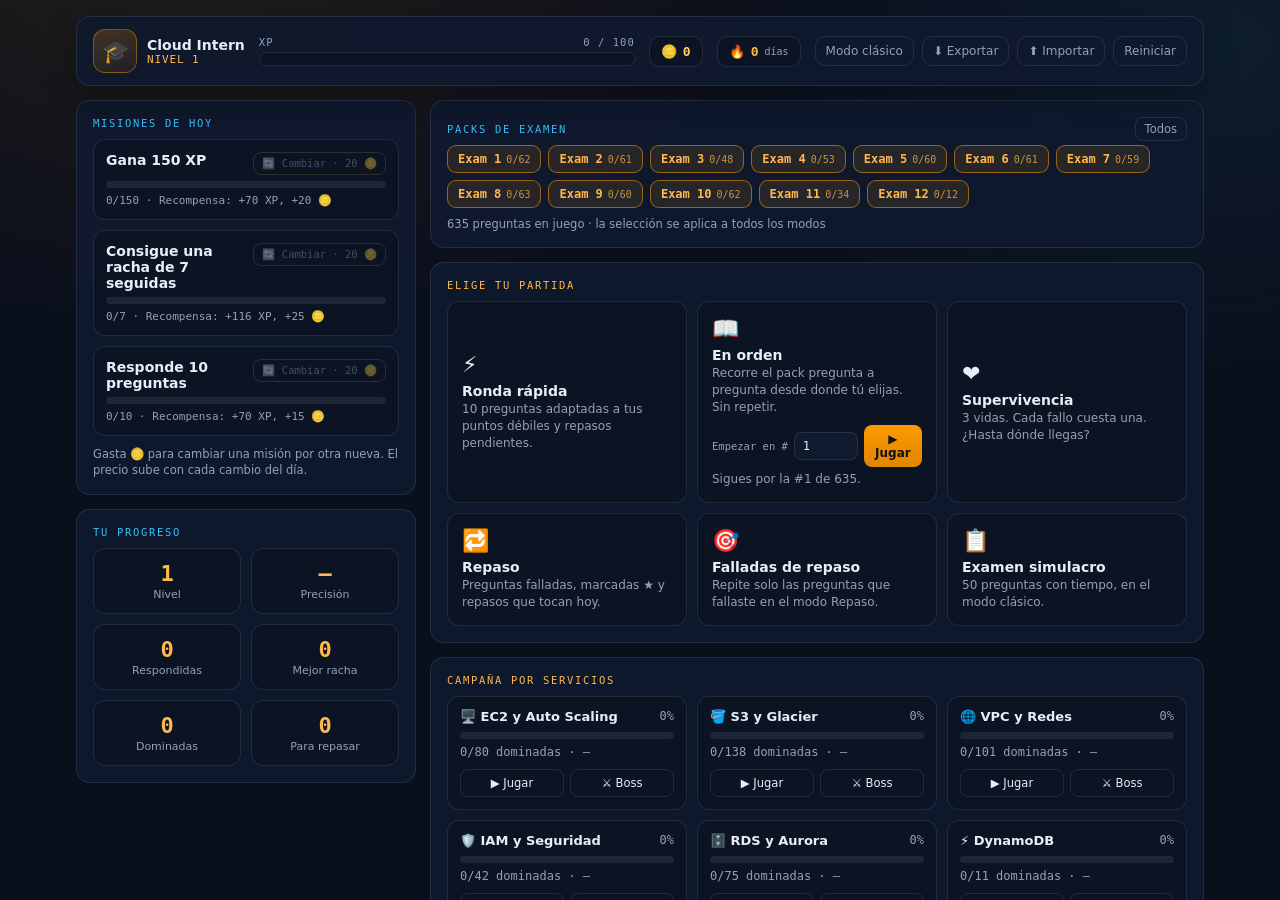
<file: index.html>
<!doctype html>
<html lang="es">
<head>
  <meta charset="utf-8"/>
  <meta http-equiv="refresh" content="0; url=game.html"/>
  <title>AWS Architect: Training Grounds</title>
</head>
<body>
  <p><a href="game.html">Entrar al juego</a> · <a href="quiz.html">Quiz clásico</a></p>
</body>
</html>
</file>
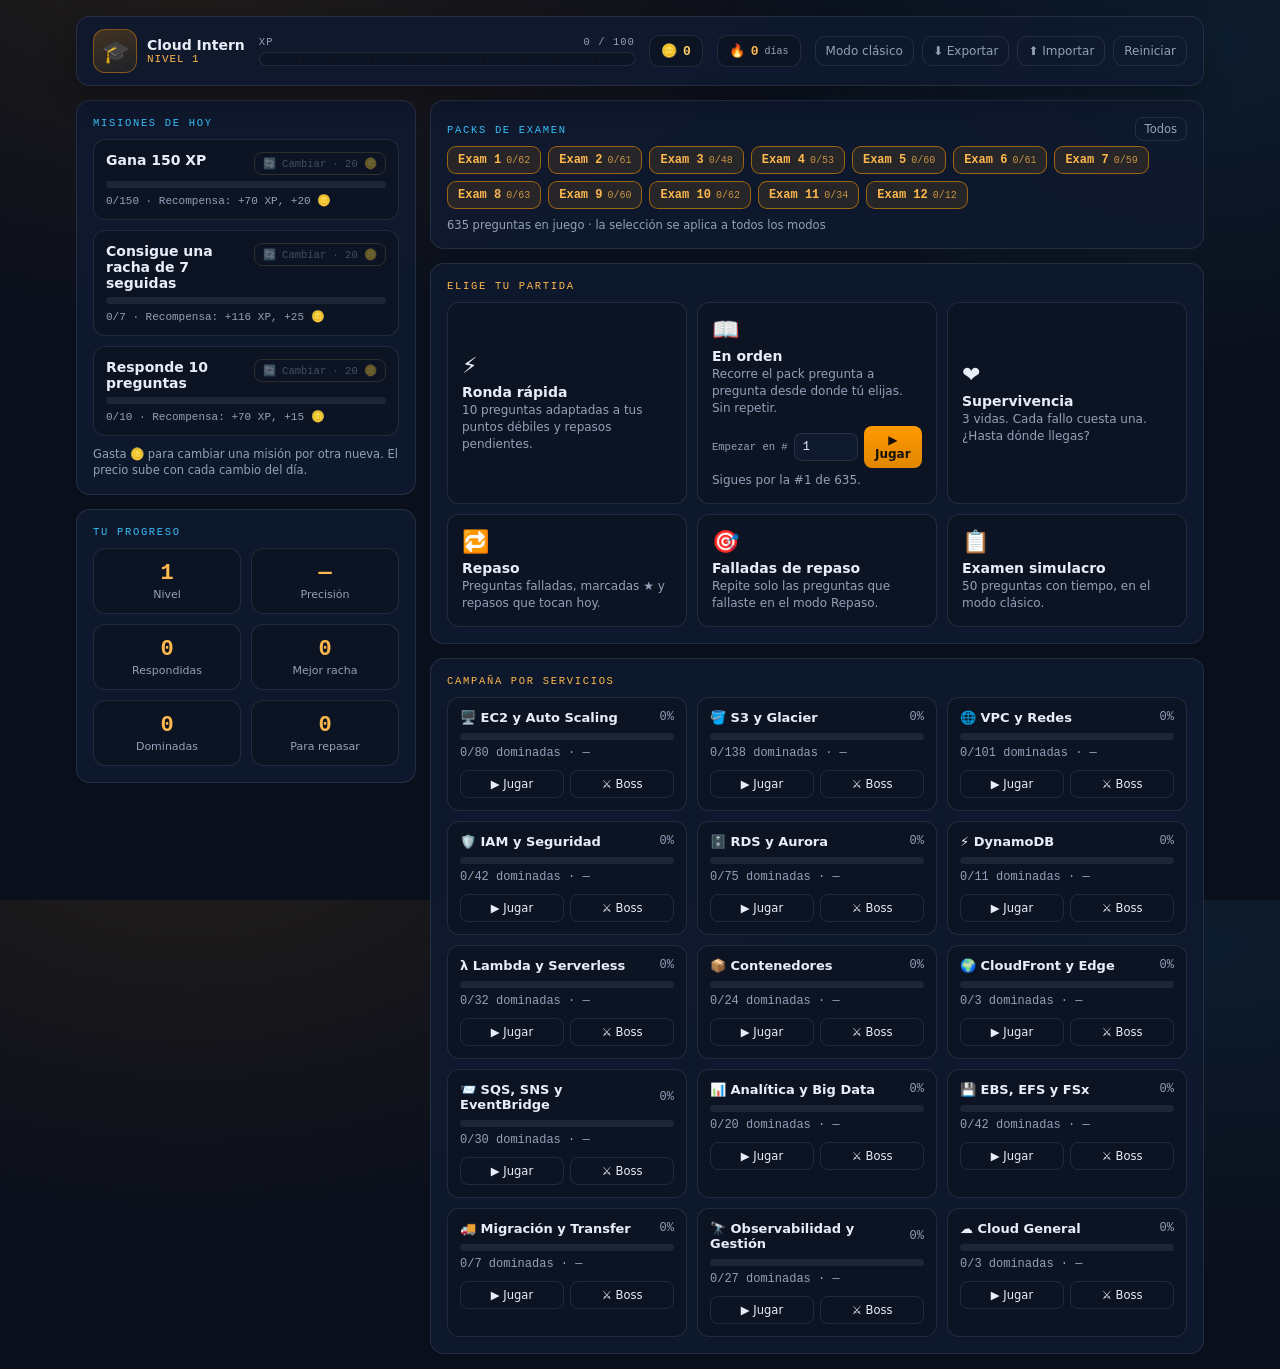
<file: game.html>
<!doctype html>
<html lang="es">
<head>
  <meta charset="utf-8"/>
  <meta name="viewport" content="width=device-width, initial-scale=1"/>
  <title>AWS Architect: Training Grounds — SAA-C03</title>
  <link rel="stylesheet" href="game.css?v=7"/>
</head>
<body>
  <div class="wrap">

    <!-- HUD persistente -->
    <header class="hud">
      <div class="rank-badge">
        <div class="icon" id="hudRankIcon">🎓</div>
        <div class="who">
          <div class="rank-name" id="hudRankName">Cloud Intern</div>
          <div class="level-tag" id="hudLevel">NIVEL 1</div>
        </div>
      </div>
      <div class="xpbar-wrap">
        <div class="xpbar-label">
          <span>XP</span>
          <span id="hudXpText">0 / 100</span>
        </div>
        <div class="xpbar" role="progressbar" aria-label="Progreso de nivel" aria-valuemin="0" aria-valuemax="100" id="hudXpBar">
          <div class="fill" id="hudXpFill"></div>
          <div class="segments"></div>
        </div>
      </div>
      <div class="hud-pill coins" title="Monedas">🪙 <span id="hudCoins">0</span></div>
      <div class="hud-pill flame" title="Racha diaria">🔥 <span id="hudDailyStreak">0</span> <span class="sub">días</span></div>
      <div class="hud-actions">
        <a href="quiz.html" title="Quiz clásico">Modo clásico</a>
        <button id="exportBtn" title="Descargar progreso como JSON">⬇ Exportar</button>
        <button id="importBtn" title="Cargar progreso desde JSON">⬆ Importar</button>
        <input type="file" id="importFile" accept=".json,application/json" class="hidden"/>
        <button id="resetBtn" title="Reiniciar progreso del juego">Reiniciar</button>
      </div>
    </header>

    <!-- ============ DASHBOARD ============ -->
    <main id="viewDashboard">
      <div class="dash-grid">
        <div>
          <section class="panel" aria-labelledby="missionsTitle">
            <p class="eyebrow" id="missionsTitle">Misiones de hoy</p>
            <div id="missionsList"></div>
            <p class="missions-note">Gasta 🪙 para cambiar una misión por otra nueva. El precio sube con cada cambio del día.</p>
          </section>
          <section class="panel" style="margin-top: 14px;" aria-labelledby="statsTitle">
            <p class="eyebrow" id="statsTitle">Tu progreso</p>
            <div class="stats-row" id="statsRow"></div>
          </section>
        </div>
        <div>
          <section class="panel" aria-labelledby="examsTitle">
            <div class="exams-head">
              <p class="eyebrow" id="examsTitle">Packs de examen</p>
              <button id="examsAllBtn" class="exams-all">Todos</button>
            </div>
            <div class="exam-chips" id="examChips" role="group" aria-label="Packs de examen incluidos"></div>
            <div class="exams-note" id="examsNote"></div>
          </section>
          <section class="panel" style="margin-top: 14px;" aria-labelledby="modesTitle">
            <p class="eyebrow orange" id="modesTitle">Elige tu partida</p>
            <div class="modes-grid" id="modesGrid"></div>
          </section>
          <section class="panel" style="margin-top: 14px;" aria-labelledby="campaignTitle">
            <p class="eyebrow orange" id="campaignTitle">Campaña por servicios</p>
            <div class="cat-grid" id="catGrid"></div>
          </section>
        </div>
      </div>
    </main>

    <!-- ============ PARTIDA ============ -->
    <main id="viewPlay" class="hidden">
      <div class="playbar">
        <span class="mode-tag" id="playModeTag">MODO</span>
        <span class="progress-tag" id="playProgress"></span>
        <span class="timer-tag" id="playTimer"></span>
        <span class="lives-tag" id="playLives"></span>
        <span class="spacer"></span>
        <div class="combo-meter" id="comboMeter" title="Racha de aciertos">
          <span class="combo-n" id="comboN">0</span>
          <span class="combo-x" id="comboX">racha</span>
        </div>
        <button class="btn" id="quitBtn">Terminar</button>
      </div>

      <section class="panel qcard" id="qCard">
        <div class="xp-float" id="xpFloat"></div>
        <div class="chips" id="qChips"></div>
        <div class="qprompt" id="qPrompt"></div>
        <div class="opts" id="qOptions"></div>
        <div class="play-actions">
          <button class="btn primary" id="submitBtn" disabled>Responder</button>
          <button class="btn" id="nextBtn" disabled>Siguiente</button>
          <button class="flag-btn" id="flagBtn">☆ Marcar para repaso</button>
        </div>
        <div id="resultBox"></div>
      </section>
    </main>

    <!-- ============ RESUMEN ============ -->
    <main id="viewSummary" class="hidden">
      <section class="panel">
        <div class="summary-hero">
          <p class="eyebrow orange" id="summaryMode">SESIÓN</p>
          <div class="big" id="summaryTitle">Sesión completada</div>
          <div class="sub" id="summarySub"></div>
        </div>
        <div class="summary-grid" id="summaryGrid"></div>
        <div class="summary-actions">
          <button class="btn primary" id="againBtn">⚡ Otra ronda</button>
          <button class="btn" id="dashBtn">Volver al dashboard</button>
        </div>
      </section>
    </main>

  </div>

  <!-- Overlay genérico: level-up, cofres, boss -->
  <div class="overlay hidden" id="overlay" role="dialog" aria-modal="true">
    <div class="overlay-card">
      <div class="ov-icon" id="ovIcon">🎉</div>
      <div class="ov-title" id="ovTitle"></div>
      <div class="ov-sub" id="ovSub"></div>
      <button class="btn primary" id="ovBtn">Continuar</button>
    </div>
  </div>

  <div class="toasts" id="toasts" aria-live="polite"></div>

  <script src="quiz-data-all.js?v=11"></script>
  <script src="dataset-wds-networking.js?v=11"></script>
  <script src="game-core.js?v=11"></script>
  <script src="game.js?v=11"></script>
</body>
</html>
</file>
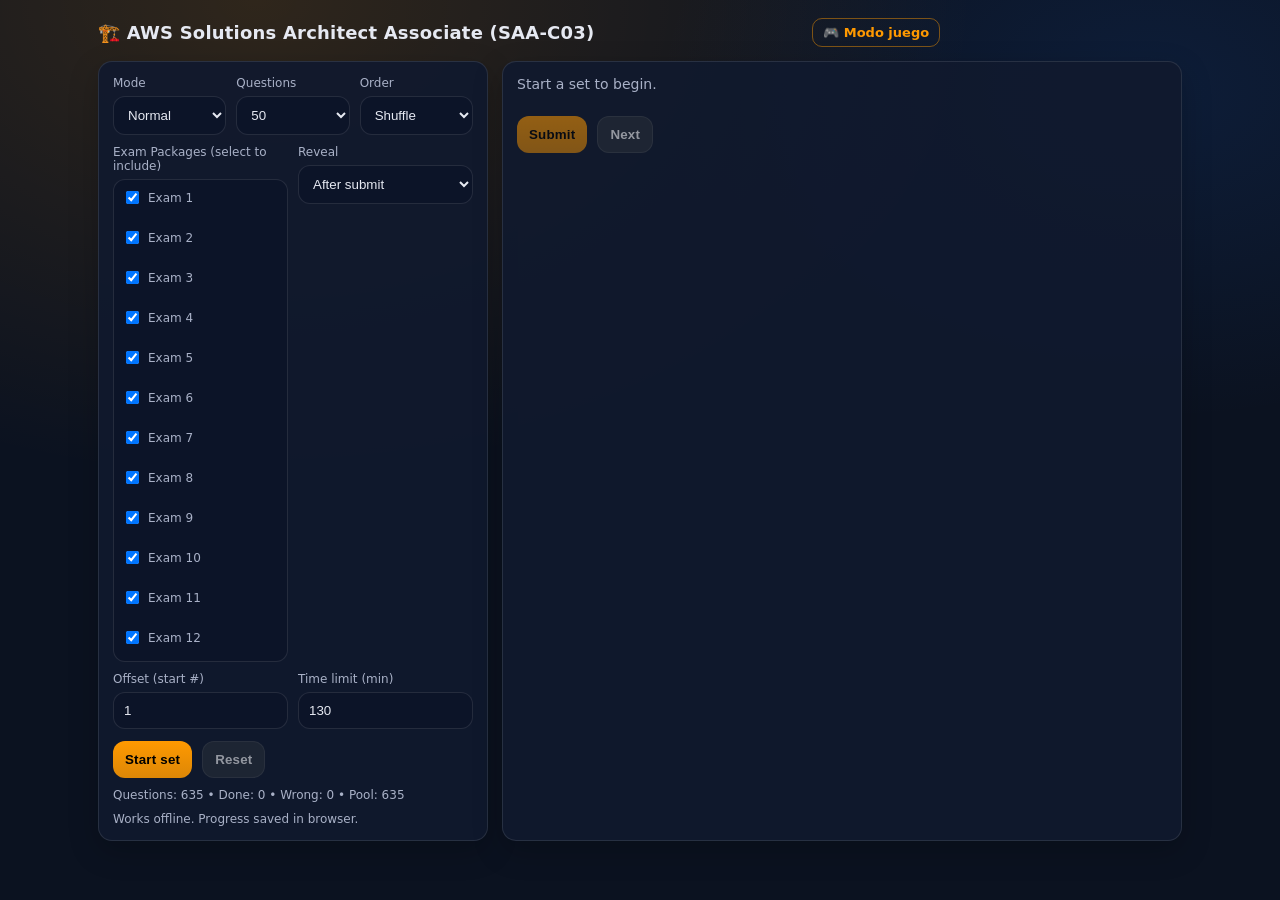
<file: quiz.html>
<!doctype html>
<html lang="en">
<head>
  <meta charset="utf-8"/>
  <meta name="viewport" content="width=device-width, initial-scale=1"/>
  <title>AWS Solutions Architect Associate (SAA-C03) - Practice Quiz</title>
  <style>
    :root {
      --bg: #0b1220;
      --panel: #111a2e;
      --text: #e6e9f2;
      --muted: #a9b1c7;
      --border: rgba(255,255,255,.10);
      --ok: #2ea043;
      --bad: #f85149;
      --btn: #1f6feb;
      --btn2: #30363d;
      --ring: rgba(31,111,235,.35);
      --aws-orange: #ff9900;
    }
    * { box-sizing: border-box; }
    html, body { height: 100%; }
    body {
      margin: 0;
      font-family: system-ui, -apple-system, Segoe UI, Roboto, Arial, sans-serif;
      background: radial-gradient(1200px 800px at 20% 0%, rgba(255,153,0,.15), transparent 60%),
                  radial-gradient(900px 600px at 90% 10%, rgba(31,111,235,.12), transparent 55%),
                  var(--bg);
      color: var(--text);
    }
    .wrap { max-width: 1120px; margin: 0 auto; padding: 18px; }
    .top { display: flex; gap: 12px; align-items: center; justify-content: space-between; flex-wrap: wrap; }
    .title { font-weight: 800; font-size: 18px; letter-spacing: .2px; }
    .panel { background: rgba(17,26,46,.92); border: 1px solid var(--border); border-radius: 14px; padding: 14px; box-shadow: 0 10px 30px rgba(0,0,0,.22); }
    .grid { display: grid; grid-template-columns: 390px 1fr; gap: 14px; }
    @media (max-width: 980px) { .grid { grid-template-columns: 1fr; } }

    label { display: block; font-size: 12px; color: var(--muted); margin-bottom: 6px; }
    select, input[type=number] {
      width: 100%;
      padding: 10px 10px;
      border-radius: 12px;
      border: 1px solid var(--border);
      background: rgba(13,21,40,.9);
      color: var(--text);
      outline: none;
    }
    select:focus, input[type=number]:focus { box-shadow: 0 0 0 4px var(--ring); border-color: rgba(31,111,235,.55); }
    .row { display: grid; grid-template-columns: 1fr 1fr; gap: 10px; }
    @media (max-width: 520px) { .row { grid-template-columns: 1fr; } }
    .row3 { display: grid; grid-template-columns: 1fr 1fr 1fr; gap: 10px; }
    @media (max-width: 760px) { .row3 { grid-template-columns: 1fr; } }
    input[type=number]::-webkit-outer-spin-button,
    input[type=number]::-webkit-inner-spin-button { -webkit-appearance: none; margin: 0; }
    input[type=number] { -moz-appearance: textfield; }

    .btns { display: flex; gap: 10px; flex-wrap: wrap; margin-top: 12px; }
    button { border: 0; padding: 10px 12px; border-radius: 12px; color: white; cursor: pointer; font-weight: 700; letter-spacing: .2px; }
    .primary { background: linear-gradient(180deg, rgba(255,153,0,1), rgba(255,153,0,.86)); color: #000; }
    .secondary { background: rgba(48,54,61,.85); border: 1px solid var(--border); }
    button:hover:not(:disabled) { filter: brightness(1.05); }
    button:active:not(:disabled) { transform: translateY(1px); }
    button:disabled { opacity: .55; cursor: not-allowed; }

    .meta { display: flex; gap: 12px; flex-wrap: wrap; color: var(--muted); font-size: 13px; }
    .qtitle { font-size: 14px; color: var(--muted); margin-bottom: 8px; }
    .prompt { font-size: 16px; line-height: 1.45; }
    .opts { margin-top: 12px; display: grid; gap: 8px; }
    .opt { display: flex; gap: 10px; align-items: flex-start; padding: 11px; border: 1px solid var(--border); border-radius: 12px; background: rgba(255,255,255,.025); cursor: pointer; }
    .opt:hover { border-color: rgba(255,153,0,.35); background: rgba(255,153,0,.05); }
    .opt.correct { border-color: rgba(46,160,67,.55); background: rgba(46,160,67,.10); }
    .opt.wrong { border-color: rgba(248,81,73,.55); background: rgba(248,81,73,.08); }
    .opt input { margin-top: 3px; }
    .optk { width: 26px; color: var(--muted); font-weight: 700; }
    .result { margin-top: 12px; padding: 10px; border-radius: 12px; border: 1px solid var(--border); }
    .result.ok { border-color: rgba(46,160,67,.55); }
    .result.bad { border-color: rgba(248,81,73,.55); }
    .explain { margin-top: 10px; color: var(--muted); font-size: 13px; line-height: 1.35; }
    .footer { margin-top: 10px; color: var(--muted); font-size: 12px; }
    .timer-warning { color: var(--bad); font-weight: bold; }
  </style>
</head>
<body>
  <div class="wrap">
    <div class="top">
      <div class="title">🏗️ AWS Solutions Architect Associate (SAA-C03)</div>
      <a href="game.html" style="color: var(--aws-orange); font-weight: 700; font-size: 13px; text-decoration: none; border: 1px solid rgba(255,153,0,.45); padding: 6px 10px; border-radius: 10px;">🎮 Modo juego</a>
      <div class="meta">
        <div id="metaCount"></div>
        <div id="metaScore"></div>
        <div id="metaTimer"></div>
      </div>
    </div>

    <div class="grid" style="margin-top: 14px;">
      <div class="panel">
        <div class="row3">
          <div>
            <label for="modeSelect">Mode</label>
            <select id="modeSelect">
              <option value="normal" selected>Normal</option>
              <option value="review_wrong">Review wrong</option>
              <option value="review_done">Redo done</option>
              <option value="mock_exam">Mock exam (50 timed)</option>
            </select>
          </div>
          <div>
            <label for="countSelect">Questions</label>
            <select id="countSelect">
              <option value="10">10</option>
              <option value="15">15</option>
              <option value="25">25</option>
              <option value="50" selected>50</option>
              <option value="all">All</option>
            </select>
          </div>
          <div>
            <label for="shuffleSelect">Order</label>
            <select id="shuffleSelect">
              <option value="shuffle" selected>Shuffle</option>
              <option value="inorder">In order</option>
            </select>
          </div>
        </div>

        <div class="row" style="margin-top: 10px;">
          <div>
            <label>Exam Packages (select to include)</label>
            <div style="display: flex; gap: 15px; flex-wrap: wrap; padding: 8px; border: 1px solid var(--border); border-radius: 12px; background: rgba(13,21,40,.9);">
              <label class="chk" style="display: flex; align-items: center; gap: 6px; cursor: pointer;"><input type="checkbox" id="exam1" checked> <span>Exam 1</span></label>
              <label class="chk" style="display: flex; align-items: center; gap: 6px; cursor: pointer;"><input type="checkbox" id="exam2" checked> <span>Exam 2</span></label>
              <label class="chk" style="display: flex; align-items: center; gap: 6px; cursor: pointer;"><input type="checkbox" id="exam3" checked> <span>Exam 3</span></label>
              <label class="chk" style="display: flex; align-items: center; gap: 6px; cursor: pointer;"><input type="checkbox" id="exam4" checked> <span>Exam 4</span></label>
              <label class="chk" style="display: flex; align-items: center; gap: 6px; cursor: pointer;"><input type="checkbox" id="exam5" checked> <span>Exam 5</span></label>
              <label class="chk" style="display: flex; align-items: center; gap: 6px; cursor: pointer;"><input type="checkbox" id="exam6" checked> <span>Exam 6</span></label>
              <label class="chk" style="display: flex; align-items: center; gap: 6px; cursor: pointer;"><input type="checkbox" id="exam7" checked> <span>Exam 7</span></label>
              <label class="chk" style="display: flex; align-items: center; gap: 6px; cursor: pointer;"><input type="checkbox" id="exam8" checked> <span>Exam 8</span></label>
              <label class="chk" style="display: flex; align-items: center; gap: 6px; cursor: pointer;"><input type="checkbox" id="exam9" checked> <span>Exam 9</span></label>
              <label class="chk" style="display: flex; align-items: center; gap: 6px; cursor: pointer;"><input type="checkbox" id="exam10" checked> <span>Exam 10</span></label>
              <label class="chk" style="display: flex; align-items: center; gap: 6px; cursor: pointer;"><input type="checkbox" id="exam11" checked> <span>Exam 11</span></label>
              <label class="chk" style="display: flex; align-items: center; gap: 6px; cursor: pointer;"><input type="checkbox" id="exam12" checked> <span>Exam 12</span></label>
            </div>
          </div>
          <div>
            <label for="revealSelect">Reveal</label>
            <select id="revealSelect">
              <option value="after" selected>After submit</option>
              <option value="immediate">Immediately</option>
            </select>
          </div>
          <div>
            <label for="offsetInput">Offset (start #)</label>
            <input id="offsetInput" type="number" min="1" step="1" value="1"/>
          </div>
          <div>
            <label for="timeInput">Time limit (min)</label>
            <input id="timeInput" type="number" min="1" step="1" value="130"/>
          </div>
        </div>

        <div class="btns">
          <button class="primary" id="startBtn">Start set</button>
          <button class="secondary" id="resetBtn" disabled>Reset</button>
        </div>

        <div class="footer" id="selectionStats"></div>
        <div class="footer">Works offline. Progress saved in browser.</div>
      </div>

      <div class="panel">
        <div class="qtitle" id="qTitle">Start a set to begin.</div>
        <div class="prompt" id="qPrompt"></div>
        <div class="opts" id="qOptions"></div>

        <div class="btns">
          <button class="primary" id="submitBtn" disabled>Submit</button>
          <button class="secondary" id="nextBtn" disabled>Next</button>
        </div>

        <div id="result"></div>
      </div>
    </div>
  </div>

<script src="quiz-data-all.js?v=8"></script>
<script src="dataset-wds-networking.js?v=8"></script>
<script>
  const WRONG_KEY = "aws_saa_wrong_ids_v1";
  const SEEN_KEY = "aws_saa_seen_ids_v1";
  const $ = (id) => document.getElementById(id);

  function shuffle(arr) {
    for (let i = arr.length - 1; i > 0; i--) {
      const j = Math.floor(Math.random() * (i + 1));
      [arr[i], arr[j]] = [arr[j], arr[i]];
    }
    return arr;
  }

  function setText(el, txt) { el.textContent = txt; }
  function setHTML(el, html) { el.innerHTML = html || ""; }

  function loadWrongIds() {
    try {
      const raw = localStorage.getItem(WRONG_KEY);
      if (!raw) return new Set();
      const arr = JSON.parse(raw);
      return Array.isArray(arr) ? new Set(arr.filter(x => typeof x === "string")) : new Set();
    } catch { return new Set(); }
  }

  function saveWrongIds(set) {
    try { localStorage.setItem(WRONG_KEY, JSON.stringify(Array.from(set))); } catch {}
  }

  function loadSeenIds() {
    try {
      const raw = localStorage.getItem(SEEN_KEY);
      if (!raw) return new Set();
      const arr = JSON.parse(raw);
      return Array.isArray(arr) ? new Set(arr.filter(x => typeof x === "string")) : new Set();
    } catch { return new Set(); }
  }

  function saveSeenIds(set) {
    try { localStorage.setItem(SEEN_KEY, JSON.stringify(Array.from(set))); } catch {}
  }

  function currentMode() { return $("modeSelect").value; }

  function getSelectedExams() {
    const exams = [];
    for (let i = 1; i <= 12; i++) {
      if ($(`exam${i}`)?.checked) exams.push(`Exam ${i}`);
    }
    return exams.length > 0 ? exams : ["Exam 1", "Exam 2", "Exam 3", "Exam 4", "Exam 5", "Exam 6", "Exam 7", "Exam 8", "Exam 9", "Exam 10", "Exam 11", "Exam 12"];
  }

  function getFilteredQuestions() {
    const selectedExams = getSelectedExams();
    const allQuestions = (typeof QUESTIONS !== 'undefined' ? QUESTIONS : []);
    return allQuestions.filter(q => selectedExams.includes(q.exam));
  }

  function updateSelectionStats() {
    const mode = currentMode();
    const all = getFilteredQuestions();
    const wrong = loadWrongIds();
    const seen = loadSeenIds();
    let wrongCount = 0, seenCount = 0;
    for (const q of all) {
      if (wrong.has(q.id)) wrongCount++;
      if (seen.has(q.id)) seenCount++;
    }
    let pool = all.length;
    if (mode === "review_wrong") pool = wrongCount;
    else if (mode === "review_done") pool = seenCount;
    setText($("selectionStats"), `Questions: ${all.length} • Done: ${seenCount} • Wrong: ${wrongCount} • Pool: ${pool}`);
    $("startBtn").disabled = (all.length === 0);
  }

  function isMulti(q) { return (q.correct || []).length > 1; }

  let state = { set: [], idx: 0, score: 0, answered: 0, locked: false, timerId: null, deadlineMs: null };

  function clearTimer() {
    if (state.timerId) { clearInterval(state.timerId); state.timerId = null; }
    state.deadlineMs = null;
    setText($("metaTimer"), "");
  }

  function fmtTime(seconds) {
    const s = Math.max(0, Math.floor(seconds));
    const mm = String(Math.floor(s / 60)).padStart(2, "0");
    const ss = String(s % 60).padStart(2, "0");
    return `${mm}:${ss}`;
  }

  function startTimer(minutes) {
    clearTimer();
    const mins = Math.max(1, Math.floor(minutes || 130));
    state.deadlineMs = Date.now() + mins * 60 * 1000;
    const tick = () => {
      if (!state.deadlineMs) return;
      const left = Math.ceil((state.deadlineMs - Date.now()) / 1000);
      setText($("metaTimer"), `Time ${fmtTime(left)}`);
      if (left <= 0) {
        clearTimer();
        setText($("qTitle"), "Time is up");
        setHTML($("qPrompt"), `<div style="font-weight:700; font-size:18px;">Time limit reached.</div><div style="margin-top:8px; color: var(--muted);">Final score: <b>${state.score}/${state.answered}</b></div>`);
        $("qOptions").innerHTML = "";
        setHTML($("result"), "");
        $("submitBtn").disabled = true;
        $("nextBtn").disabled = true;
        updateMeta();
      }
    };
    tick();
    state.timerId = setInterval(tick, 1000);
  }

  function updateMeta() {
    const total = state.set.length;
    const cur = total ? (state.idx + 1) : 0;
    setText($("metaCount"), total ? `Q ${cur}/${total}` : "");
    setText($("metaScore"), total ? `Score ${state.score}/${state.answered}` : "");
  }

  function renderQuestion() {
    const q = state.set[state.idx];
    if (!q) return;
    state.locked = false;
    setHTML($("result"), "");
    setText($("qTitle"), `${q.exam} — Question ${q.index}`);
    setHTML($("qPrompt"), q.prompt);
    const multi = isMulti(q);
    const type = multi ? "checkbox" : "radio";
    const wrap = $("qOptions");
    wrap.innerHTML = "";
    for (const opt of q.options || []) {
      const row = document.createElement("label");
      row.className = "opt";
      row.dataset.k = opt.k;
      const input = document.createElement("input");
      input.type = type;
      input.name = "opt";
      input.value = opt.k;
      const k = document.createElement("div");
      k.className = "optk";
      k.textContent = opt.k;
      const txt = document.createElement("div");
      txt.textContent = opt.html;
      row.appendChild(input);
      row.appendChild(k);
      row.appendChild(txt);
      wrap.appendChild(row);
    }
    $("submitBtn").disabled = false;
    $("nextBtn").disabled = true;
    updateMeta();
  }

  function selectedLetters() {
    const inputs = Array.from($("qOptions").querySelectorAll("input"));
    return inputs.filter(i => i.checked).map(i => i.value).sort();
  }

  function sameSet(a, b) {
    if (a.length !== b.length) return false;
    for (let i = 0; i < a.length; i++) if (a[i] !== b[i]) return false;
    return true;
  }

  function reveal(correct, chosen) {
    const q = state.set[state.idx];
    const opts = Array.from($("qOptions").querySelectorAll(".opt"));
    const correctSet = new Set(correct);
    const chosenSet = new Set(chosen);
    for (const el of opts) {
      const k = el.dataset.k;
      el.classList.remove("correct", "wrong");
      if (correctSet.has(k)) el.classList.add("correct");
      else if (chosenSet.has(k) && !correctSet.has(k)) el.classList.add("wrong");
    }
    const ok = sameSet(correct, chosen);
    const res = document.createElement("div");
    res.className = "result " + (ok ? "ok" : "bad");
    const correctTxt = correct?.length ? correct.join(", ") : "(missing)";
    const chosenTxt = chosen?.length ? chosen.join(", ") : "(none)";
    res.innerHTML = `<div style="font-weight:700; margin-bottom:6px;">${ok ? "Correct" : "Incorrect"}</div>` +
                    `<div style="color: var(--muted);">Your answer: <b>${chosenTxt}</b> — Correct: <b>${correctTxt}</b></div>`;
    if (q.explanation) {
      const expl = document.createElement("div");
      expl.className = "explain";
      expl.innerHTML = `<div style="font-weight:700; color: var(--text); margin-bottom:4px;">Explanation</div>${q.explanation}`;
      res.appendChild(expl);
    }
    $("result").innerHTML = "";
    $("result").appendChild(res);
  }

  function lockInputs() { for (const i of $("qOptions").querySelectorAll("input")) i.disabled = true; }
  function unlockInputs() { for (const i of $("qOptions").querySelectorAll("input")) i.disabled = false; }

  function submit() {
    const q = state.set[state.idx];
    if (!q || state.locked) return;
    const chosen = selectedLetters();
    const correct = (q.correct || []).slice().sort();
    const ok = sameSet(correct, chosen);
    state.answered += 1;
    if (ok) state.score += 1;
    const seen = loadSeenIds();
    seen.add(q.id);
    saveSeenIds(seen);
    const wrong = loadWrongIds();
    if (ok) wrong.delete(q.id);
    else wrong.add(q.id);
    saveWrongIds(wrong);
    updateSelectionStats();
    reveal(correct, chosen);
    lockInputs();
    state.locked = true;
    $("submitBtn").disabled = true;
    $("nextBtn").disabled = false;
    updateMeta();
  }

  function next() {
    if (!state.set.length) return;
    if (state.idx + 1 >= state.set.length) {
      clearTimer();
      setText($("qTitle"), "Set complete");
      setHTML($("qPrompt"), `<div style="font-weight:700; font-size:18px;">Done.</div><div style="margin-top:8px; color: var(--muted);">Final score: <b>${state.score}/${state.answered}</b></div>`);
      $("qOptions").innerHTML = "";
      setHTML($("result"), "");
      $("submitBtn").disabled = true;
      $("nextBtn").disabled = true;
      updateMeta();
      return;
    }
    state.idx += 1;
    unlockInputs();
    renderQuestion();
  }

  function startSet() {
    const mode = currentMode();
    const countSel = $("countSelect").value;
    const order = $("shuffleSelect").value;
    let pool = [...getFilteredQuestions()];
    if (mode === "review_wrong") {
      const wrong = loadWrongIds();
      pool = pool.filter(q => wrong.has(q.id));
    }
    if (mode === "review_done") {
      const seen = loadSeenIds();
      pool = pool.filter(q => seen.has(q.id));
    }
    if (mode === "mock_exam") {
      pool = shuffle(pool.slice());
    } else if (order === "shuffle") {
      pool = shuffle(pool.slice());
    }
    let take = pool.length;
    if (mode === "mock_exam") {
      take = Math.min(50, pool.length);
    } else if (countSel !== "all") {
      const n = parseInt(countSel, 10);
      if (!Number.isNaN(n)) take = Math.min(n, pool.length);
    }
    let startAt = 0;
    if (mode !== "review_wrong" && mode !== "mock_exam") {
      const offset = parseInt($("offsetInput").value || "1", 10);
      if (!Number.isNaN(offset) && offset > 1) startAt = Math.min(offset - 1, pool.length - 1);
    }
    state.set = pool.slice(startAt, startAt + take);
    state.idx = 0;
    state.score = 0;
    state.answered = 0;
    state.locked = false;
    $("resetBtn").disabled = false;
    if (mode === "mock_exam") {
      startTimer(parseInt($("timeInput").value || "130", 10));
    } else {
      clearTimer();
    }
    renderQuestion();
  }

  function reset() {
    clearTimer();
    state = { set: [], idx: 0, score: 0, answered: 0, locked: false, timerId: null, deadlineMs: null };
    setText($("qTitle"), "Start a set to begin.");
    setHTML($("qPrompt"), "");
    $("qOptions").innerHTML = "";
    setHTML($("result"), "");
    $("submitBtn").disabled = true;
    $("nextBtn").disabled = true;
    $("resetBtn").disabled = true;
    updateMeta();
    updateSelectionStats();
  }

  $("startBtn").addEventListener("click", startSet);
  $("resetBtn").addEventListener("click", reset);
  $("submitBtn").addEventListener("click", submit);
  $("nextBtn").addEventListener("click", next);
  $("modeSelect").addEventListener("change", updateSelectionStats);
  for (let i = 1; i <= 11; i++) {
    $(`exam${i}`)?.addEventListener("change", updateSelectionStats);
  }

  updateSelectionStats();
</script>
</body>
</html>
</file>
<file: game.css>
/* game.css — AWS Architect: Training Grounds */

:root {
  --bg: #0a0f1c;
  --panel: #101a2e;
  --panel-2: #0c1424;
  --ink: #e8edf7;
  --muted: #93a0b8;
  --border: rgba(148, 163, 184, 0.16);
  --orange: #ff9900;
  --orange-hi: #ffb84d;
  --cyan: #38bdf8;
  --good: #3fb950;
  --bad: #f85149;
  --gold: #ffd166;
  --ring: rgba(255, 153, 0, 0.35);
  --hud-font: ui-monospace, "Cascadia Mono", Consolas, "SF Mono", monospace;
  --body-font: "Segoe UI", system-ui, -apple-system, Roboto, sans-serif;
  --radius: 14px;
}

* { box-sizing: border-box; }
html, body { height: 100%; }

body {
  margin: 0;
  font-family: var(--body-font);
  color: var(--ink);
  background:
    radial-gradient(1100px 700px at 15% -10%, rgba(255, 153, 0, 0.10), transparent 60%),
    radial-gradient(900px 600px at 95% 5%, rgba(56, 189, 248, 0.08), transparent 55%),
    var(--bg);
  min-height: 100vh;
}

.wrap { max-width: 1160px; margin: 0 auto; padding: 16px; }

.hidden { display: none !important; }

/* ---------- HUD superior ---------- */
.hud {
  display: flex;
  align-items: center;
  gap: 14px;
  flex-wrap: wrap;
  padding: 12px 16px;
  background: rgba(16, 26, 46, 0.92);
  border: 1px solid var(--border);
  border-radius: var(--radius);
  box-shadow: 0 10px 30px rgba(0, 0, 0, 0.25);
  position: sticky;
  top: 10px;
  z-index: 40;
  backdrop-filter: blur(6px);
}

.rank-badge {
  display: flex;
  align-items: center;
  gap: 10px;
  min-width: 0;
}
.rank-badge .icon {
  width: 44px; height: 44px;
  display: grid; place-items: center;
  font-size: 22px;
  background: linear-gradient(160deg, rgba(255, 153, 0, 0.22), rgba(255, 153, 0, 0.06));
  border: 1px solid rgba(255, 153, 0, 0.4);
  border-radius: 12px;
  flex-shrink: 0;
}
.rank-badge .who { min-width: 0; }
.rank-badge .rank-name {
  font-weight: 700;
  font-size: 14px;
  white-space: nowrap;
}
.rank-badge .level-tag {
  font-family: var(--hud-font);
  font-size: 11px;
  color: var(--orange-hi);
  letter-spacing: 0.08em;
}

/* Barra de XP segmentada — elemento firma del HUD */
.xpbar-wrap { flex: 1; min-width: 180px; }
.xpbar-label {
  display: flex; justify-content: space-between;
  font-family: var(--hud-font);
  font-size: 10.5px; letter-spacing: 0.1em;
  color: var(--muted);
  margin-bottom: 4px;
  text-transform: uppercase;
}
.xpbar {
  height: 14px;
  border-radius: 7px;
  background: var(--panel-2);
  border: 1px solid var(--border);
  overflow: hidden;
  position: relative;
}
.xpbar .fill {
  height: 100%;
  width: 0%;
  border-radius: 7px;
  background:
    repeating-linear-gradient(-55deg, transparent 0 8px, rgba(255, 255, 255, 0.14) 8px 16px),
    linear-gradient(90deg, #d97706, var(--orange) 60%, var(--orange-hi));
  box-shadow: 0 0 12px rgba(255, 153, 0, 0.5);
  transition: width 0.5s cubic-bezier(0.22, 1, 0.36, 1);
}
.xpbar .segments {
  position: absolute; inset: 0;
  background: repeating-linear-gradient(90deg, transparent 0 calc(10% - 1px), rgba(10, 15, 28, 0.9) calc(10% - 1px) 10%);
  pointer-events: none;
}

.hud-pill {
  display: flex; align-items: center; gap: 6px;
  font-family: var(--hud-font);
  font-size: 13px; font-weight: 600;
  padding: 7px 11px;
  border-radius: 10px;
  border: 1px solid var(--border);
  background: var(--panel-2);
  white-space: nowrap;
}
.hud-pill.coins { color: var(--gold); }
.hud-pill.flame { color: var(--orange-hi); }
.hud-pill .sub { color: var(--muted); font-size: 10px; font-weight: 400; }

.hud-actions { display: flex; gap: 8px; }
.hud-actions a, .hud-actions button {
  font-size: 12px;
  color: var(--muted);
  background: transparent;
  border: 1px solid var(--border);
  border-radius: 10px;
  padding: 7px 10px;
  cursor: pointer;
  text-decoration: none;
  font-family: var(--body-font);
}
.hud-actions a:hover, .hud-actions button:hover { color: var(--ink); border-color: var(--muted); }

/* ---------- Paneles genéricos ---------- */
.panel {
  background: rgba(16, 26, 46, 0.92);
  border: 1px solid var(--border);
  border-radius: var(--radius);
  padding: 16px;
}

.eyebrow {
  font-family: var(--hud-font);
  font-size: 10.5px;
  letter-spacing: 0.16em;
  text-transform: uppercase;
  color: var(--cyan);
  margin: 0 0 10px;
}
.eyebrow.orange { color: var(--orange-hi); }

h1, h2, h3 { margin: 0; }

button.btn {
  border: 0;
  padding: 11px 16px;
  border-radius: 12px;
  cursor: pointer;
  font-weight: 700;
  font-size: 14px;
  letter-spacing: 0.02em;
  font-family: var(--body-font);
  color: var(--ink);
  background: rgba(48, 54, 61, 0.85);
  border: 1px solid var(--border);
}
button.btn.primary {
  background: linear-gradient(180deg, var(--orange), #e08600);
  color: #14100a;
  border: 0;
}
button.btn:hover:not(:disabled) { filter: brightness(1.08); }
button.btn:active:not(:disabled) { transform: translateY(1px); }
button.btn:disabled { opacity: 0.5; cursor: not-allowed; }
button:focus-visible, a:focus-visible, label:focus-within {
  outline: 2px solid var(--cyan);
  outline-offset: 2px;
}

/* ---------- Dashboard ---------- */
.dash-grid {
  display: grid;
  grid-template-columns: 340px 1fr;
  gap: 14px;
  margin-top: 14px;
}
@media (max-width: 960px) { .dash-grid { grid-template-columns: 1fr; } }

.mission-card {
  display: flex; flex-direction: column; gap: 6px;
  padding: 12px;
  border: 1px solid var(--border);
  border-radius: 12px;
  background: var(--panel-2);
  margin-bottom: 10px;
}
.mission-card:last-child { margin-bottom: 0; }
.mission-head {
  display: flex; align-items: flex-start; justify-content: space-between; gap: 10px;
}
.mission-card .mtext { font-size: 14px; font-weight: 600; }
.mission-refresh {
  flex-shrink: 0;
  font-family: var(--hud-font);
  font-size: 10.5px;
  white-space: nowrap;
  color: var(--gold);
  background: transparent;
  border: 1px solid rgba(255, 209, 102, 0.35);
  border-radius: 8px;
  padding: 4px 8px;
  cursor: pointer;
  transition: border-color 0.15s, background 0.15s;
}
.mission-refresh:hover:not(:disabled) {
  border-color: var(--gold);
  background: rgba(255, 209, 102, 0.10);
}
.mission-refresh:disabled { opacity: 0.4; cursor: not-allowed; color: var(--muted); }
.mission-card .mreward {
  font-family: var(--hud-font);
  font-size: 11px; color: var(--muted);
}
.mission-card.done { border-color: rgba(63, 185, 80, 0.5); }
.mission-card.done .mtext { color: var(--good); }
.mini-bar {
  height: 7px; border-radius: 4px;
  background: rgba(148, 163, 184, 0.12);
  overflow: hidden;
}
.mini-bar .fill {
  height: 100%;
  background: linear-gradient(90deg, var(--cyan), #7dd3fc);
  border-radius: 4px;
  transition: width 0.4s ease;
}
.mission-card.done .mini-bar .fill { background: var(--good); }
.missions-note { margin: 10px 0 0; font-size: 11.5px; color: var(--muted); line-height: 1.4; }

/* Packs de examen: chips conmutables que delimitan el pool de todos los modos */
.exams-head { display: flex; align-items: baseline; justify-content: space-between; gap: 10px; }
.exams-all {
  font-family: var(--body-font);
  font-size: 11.5px;
  color: var(--muted);
  background: transparent;
  border: 1px solid var(--border);
  border-radius: 8px;
  padding: 4px 9px;
  cursor: pointer;
}
.exams-all:hover { color: var(--ink); border-color: var(--muted); }
.exam-chips { display: flex; flex-wrap: wrap; gap: 7px; }
.exam-chip {
  font-family: var(--hud-font);
  font-size: 12px;
  padding: 6px 10px;
  border-radius: 9px;
  border: 1px solid var(--border);
  background: transparent;
  color: var(--muted);
  cursor: pointer;
  transition: border-color 0.15s, color 0.15s, background 0.15s;
}
.exam-chip .n { font-weight: 700; }
.exam-chip .pct { font-size: 10px; opacity: 0.75; margin-left: 5px; }
.exam-chip:hover { border-color: rgba(255, 153, 0, 0.45); color: var(--ink); }
.exam-chip[aria-pressed="true"] {
  border-color: rgba(255, 153, 0, 0.55);
  background: rgba(255, 153, 0, 0.10);
  color: var(--orange-hi);
}
.exams-note {
  margin-top: 9px;
  font-size: 11.5px;
  color: var(--muted);
}

.modes-grid {
  display: grid;
  grid-template-columns: repeat(3, 1fr);
  gap: 10px;
}
@media (max-width: 720px) { .modes-grid { grid-template-columns: repeat(2, 1fr); } }
@media (max-width: 480px) { .modes-grid { grid-template-columns: 1fr; } }

.mode-card {
  text-align: left;
  padding: 14px;
  border-radius: 12px;
  border: 1px solid var(--border);
  background: var(--panel-2);
  cursor: pointer;
  color: var(--ink);
  font-family: var(--body-font);
  transition: transform 0.15s ease, border-color 0.15s ease;
}
.mode-card:hover { transform: translateY(-2px); border-color: rgba(255, 153, 0, 0.5); }
.mode-card .mode-icon { font-size: 22px; }
.mode-card .mode-name { font-weight: 700; font-size: 14px; margin: 6px 0 2px; }
.mode-card .mode-desc { font-size: 12px; color: var(--muted); line-height: 1.4; }

/* Controles del modo "En orden": offset + jugar */
.ordered-controls {
  display: flex; align-items: center; gap: 6px;
  margin-top: 10px;
}
.ordered-controls label {
  font-family: var(--hud-font);
  font-size: 10.5px;
  color: var(--muted);
  white-space: nowrap;
}
.ordered-controls input {
  width: 64px;
  padding: 6px 8px;
  border-radius: 8px;
  border: 1px solid var(--border);
  background: var(--panel);
  color: var(--ink);
  font-family: var(--hud-font);
  font-size: 12px;
}
.ordered-controls input:focus {
  outline: none;
  border-color: rgba(255, 153, 0, 0.55);
  box-shadow: 0 0 0 3px var(--ring);
}
.ordered-controls .ordered-go {
  flex: 1;
  border: 0;
  padding: 7px 10px;
  border-radius: 8px;
  background: linear-gradient(180deg, var(--orange), #e08600);
  color: #14100a;
  font-weight: 700;
  font-size: 12px;
  cursor: pointer;
  font-family: var(--body-font);
}
.ordered-controls .ordered-go:hover { filter: brightness(1.08); }

.cat-grid {
  display: grid;
  grid-template-columns: repeat(auto-fill, minmax(210px, 1fr));
  gap: 10px;
}
.cat-card {
  padding: 12px;
  border: 1px solid var(--border);
  border-radius: 12px;
  background: var(--panel-2);
}
.cat-card .cat-head {
  display: flex; align-items: center; justify-content: space-between;
  gap: 8px; margin-bottom: 8px;
}
.cat-card .cat-name { font-size: 13px; font-weight: 600; }
.cat-card .cat-pct {
  font-family: var(--hud-font); font-size: 12px; color: var(--muted);
}
.cat-card .cat-actions { display: flex; gap: 6px; margin-top: 10px; }
.cat-card .cat-actions button {
  flex: 1;
  font-size: 11.5px;
  padding: 6px 8px;
  border-radius: 8px;
  border: 1px solid var(--border);
  background: transparent;
  color: var(--ink);
  cursor: pointer;
  font-family: var(--body-font);
}
.cat-card .cat-actions button:hover { border-color: var(--orange); color: var(--orange-hi); }
.cat-card .cat-actions button.boss-done { border-color: rgba(255, 209, 102, 0.5); color: var(--gold); }
.cat-card .mini-bar .fill { background: linear-gradient(90deg, #d97706, var(--orange-hi)); }
.cat-card.weak { border-color: rgba(248, 81, 73, 0.35); }

.stats-row {
  display: grid;
  grid-template-columns: repeat(auto-fit, minmax(130px, 1fr));
  gap: 10px;
}
.stat-tile {
  padding: 12px;
  border: 1px solid var(--border);
  border-radius: 12px;
  background: var(--panel-2);
  text-align: center;
}
.stat-tile .num {
  font-family: var(--hud-font);
  font-size: 22px; font-weight: 700;
  color: var(--orange-hi);
}
.stat-tile .lbl { font-size: 11px; color: var(--muted); margin-top: 2px; }

/* ---------- Vista de juego ---------- */
.playbar {
  display: flex; align-items: center; gap: 12px; flex-wrap: wrap;
  margin: 14px 0;
}
.playbar .mode-tag {
  font-family: var(--hud-font);
  font-size: 11px; letter-spacing: 0.14em; text-transform: uppercase;
  color: var(--cyan);
  border: 1px solid rgba(56, 189, 248, 0.35);
  padding: 6px 10px; border-radius: 8px;
}
.playbar .progress-tag, .playbar .timer-tag, .playbar .lives-tag {
  font-family: var(--hud-font);
  font-size: 13px;
}
.playbar .timer-tag.warn { color: var(--bad); font-weight: 700; }
.playbar .spacer { flex: 1; }

/* Medidor de combo — se "calienta" con la racha */
.combo-meter {
  display: flex; align-items: center; gap: 8px;
  font-family: var(--hud-font);
  padding: 6px 12px;
  border-radius: 10px;
  border: 1px solid var(--border);
  background: var(--panel-2);
  transition: border-color 0.3s, box-shadow 0.3s;
}
.combo-meter .combo-n { font-size: 16px; font-weight: 700; }
.combo-meter .combo-x { font-size: 11px; color: var(--muted); }
.combo-meter.heat-1 { border-color: rgba(255, 153, 0, 0.4); }
.combo-meter.heat-1 .combo-n { color: var(--orange-hi); }
.combo-meter.heat-2 {
  border-color: var(--orange);
  box-shadow: 0 0 14px rgba(255, 153, 0, 0.35);
}
.combo-meter.heat-2 .combo-n { color: var(--orange); }
.combo-meter.heat-3 {
  border-color: #fff;
  box-shadow: 0 0 20px rgba(255, 184, 77, 0.7);
  animation: heat-pulse 1.2s ease-in-out infinite;
}
.combo-meter.heat-3 .combo-n { color: #fff; text-shadow: 0 0 8px var(--orange); }
@keyframes heat-pulse {
  0%, 100% { box-shadow: 0 0 14px rgba(255, 184, 77, 0.5); }
  50% { box-shadow: 0 0 26px rgba(255, 184, 77, 0.9); }
}

.qcard { position: relative; overflow: hidden; }
.qcard .chips { display: flex; gap: 8px; flex-wrap: wrap; margin-bottom: 12px; }
.chip {
  font-family: var(--hud-font);
  font-size: 10.5px; letter-spacing: 0.1em; text-transform: uppercase;
  padding: 4px 9px; border-radius: 7px;
  border: 1px solid var(--border);
  color: var(--muted);
}
.chip.hard { color: var(--bad); border-color: rgba(248, 81, 73, 0.45); }
.chip.multi { color: var(--cyan); border-color: rgba(56, 189, 248, 0.4); }

.qprompt { font-size: 16px; line-height: 1.5; }

.opts { margin-top: 14px; display: grid; gap: 9px; }
.opt {
  display: flex; gap: 10px; align-items: flex-start;
  padding: 12px;
  border: 1px solid var(--border);
  border-radius: 12px;
  background: rgba(255, 255, 255, 0.02);
  cursor: pointer;
  transition: border-color 0.12s, background 0.12s;
}
.opt:hover { border-color: rgba(255, 153, 0, 0.4); background: rgba(255, 153, 0, 0.05); }
.opt input { margin-top: 3px; accent-color: var(--orange); }
.opt .optk {
  width: 24px;
  font-family: var(--hud-font);
  font-weight: 700;
  color: var(--muted);
  flex-shrink: 0;
}
.opt.correct { border-color: rgba(63, 185, 80, 0.6); background: rgba(63, 185, 80, 0.1); }
.opt.wrong { border-color: rgba(248, 81, 73, 0.6); background: rgba(248, 81, 73, 0.08); }

/* Flash de la tarjeta al responder */
.qcard.flash-ok { animation: flash-ok 0.55s ease; }
.qcard.flash-bad { animation: flash-bad 0.45s ease; }
@keyframes flash-ok {
  0% { box-shadow: 0 0 0 rgba(63, 185, 80, 0); }
  35% { box-shadow: 0 0 40px rgba(63, 185, 80, 0.55); border-color: var(--good); }
  100% { box-shadow: 0 0 0 rgba(63, 185, 80, 0); }
}
@keyframes flash-bad {
  0%, 100% { transform: translateX(0); }
  25% { transform: translateX(-7px); }
  50% { transform: translateX(6px); }
  75% { transform: translateX(-3px); }
}

/* XP flotante */
.xp-float {
  position: absolute;
  top: 14px; right: 18px;
  font-family: var(--hud-font);
  font-weight: 700;
  font-size: 20px;
  color: var(--orange-hi);
  text-shadow: 0 0 12px rgba(255, 153, 0, 0.6);
  pointer-events: none;
  opacity: 0;
}
.xp-float.go { animation: xp-rise 1.1s ease forwards; }
@keyframes xp-rise {
  0% { opacity: 0; transform: translateY(8px) scale(0.85); }
  20% { opacity: 1; transform: translateY(0) scale(1.1); }
  100% { opacity: 0; transform: translateY(-34px) scale(1); }
}

.play-actions { display: flex; gap: 10px; margin-top: 14px; flex-wrap: wrap; }
.flag-btn {
  margin-left: auto;
  background: transparent;
  border: 1px solid var(--border);
  color: var(--muted);
  border-radius: 12px;
  padding: 10px 14px;
  cursor: pointer;
  font-size: 13px;
  font-family: var(--body-font);
}
.flag-btn.flagged { color: var(--gold); border-color: rgba(255, 209, 102, 0.5); }

.result-panel {
  margin-top: 14px;
  padding: 13px;
  border-radius: 12px;
  border: 1px solid var(--border);
}
.result-panel.ok { border-color: rgba(63, 185, 80, 0.55); }
.result-panel.bad { border-color: rgba(248, 81, 73, 0.55); }
.result-panel .verdict { font-weight: 800; font-size: 15px; margin-bottom: 6px; }
.result-panel.ok .verdict { color: var(--good); }
.result-panel.bad .verdict { color: var(--bad); }
.result-panel .detail { color: var(--muted); font-size: 13px; }
.result-panel .explain {
  margin-top: 10px;
  padding-top: 10px;
  border-top: 1px dashed var(--border);
  font-size: 13px;
  line-height: 1.5;
  color: var(--muted);
}
.result-panel .explain b { color: var(--ink); }

/* ---------- Resumen de sesión ---------- */
.summary-hero { text-align: center; padding: 26px 16px 10px; }
.summary-hero .big {
  font-size: 30px;
  font-weight: 800;
  letter-spacing: -0.01em;
}
.summary-hero .sub { color: var(--muted); margin-top: 6px; }
.summary-grid {
  display: grid;
  grid-template-columns: repeat(auto-fit, minmax(140px, 1fr));
  gap: 10px;
  margin-top: 18px;
}
.summary-actions { display: flex; gap: 10px; justify-content: center; margin-top: 22px; flex-wrap: wrap; }

/* ---------- Overlays ---------- */
.overlay {
  position: fixed; inset: 0;
  display: grid; place-items: center;
  background: rgba(5, 8, 16, 0.82);
  z-index: 100;
  padding: 16px;
}
.overlay-card {
  text-align: center;
  padding: 34px 40px;
  border-radius: 18px;
  background: var(--panel);
  border: 1px solid rgba(255, 153, 0, 0.45);
  box-shadow: 0 0 60px rgba(255, 153, 0, 0.25);
  max-width: 440px;
  animation: overlay-in 0.4s cubic-bezier(0.22, 1, 0.36, 1);
}
@keyframes overlay-in {
  from { opacity: 0; transform: scale(0.85) translateY(14px); }
  to { opacity: 1; transform: scale(1) translateY(0); }
}
.overlay-card .ov-icon { font-size: 52px; animation: ov-bounce 0.9s ease; }
@keyframes ov-bounce {
  0% { transform: scale(0); }
  55% { transform: scale(1.25); }
  100% { transform: scale(1); }
}
.overlay-card .ov-title {
  font-size: 24px; font-weight: 800; margin-top: 10px;
  color: var(--orange-hi);
}
.overlay-card .ov-sub { color: var(--muted); margin-top: 8px; font-size: 14px; line-height: 1.5; }
.overlay-card .btn { margin-top: 20px; }

/* ---------- Toasts ---------- */
.toasts {
  position: fixed;
  bottom: 18px; right: 18px;
  display: flex; flex-direction: column; gap: 8px;
  z-index: 90;
  max-width: 320px;
}
.toast {
  padding: 11px 14px;
  border-radius: 12px;
  background: var(--panel);
  border: 1px solid var(--border);
  font-size: 13px;
  box-shadow: 0 8px 24px rgba(0, 0, 0, 0.4);
  animation: toast-in 0.3s ease;
}
.toast.mission { border-color: rgba(63, 185, 80, 0.5); }
.toast.reward { border-color: rgba(255, 209, 102, 0.5); }
@keyframes toast-in {
  from { opacity: 0; transform: translateX(30px); }
  to { opacity: 1; transform: translateX(0); }
}
.toast.out { opacity: 0; transition: opacity 0.4s; }

/* ---------- Accesibilidad ---------- */
@media (prefers-reduced-motion: reduce) {
  *, *::before, *::after {
    animation-duration: 0.01ms !important;
    animation-iteration-count: 1 !important;
    transition-duration: 0.01ms !important;
  }
}
</file>
